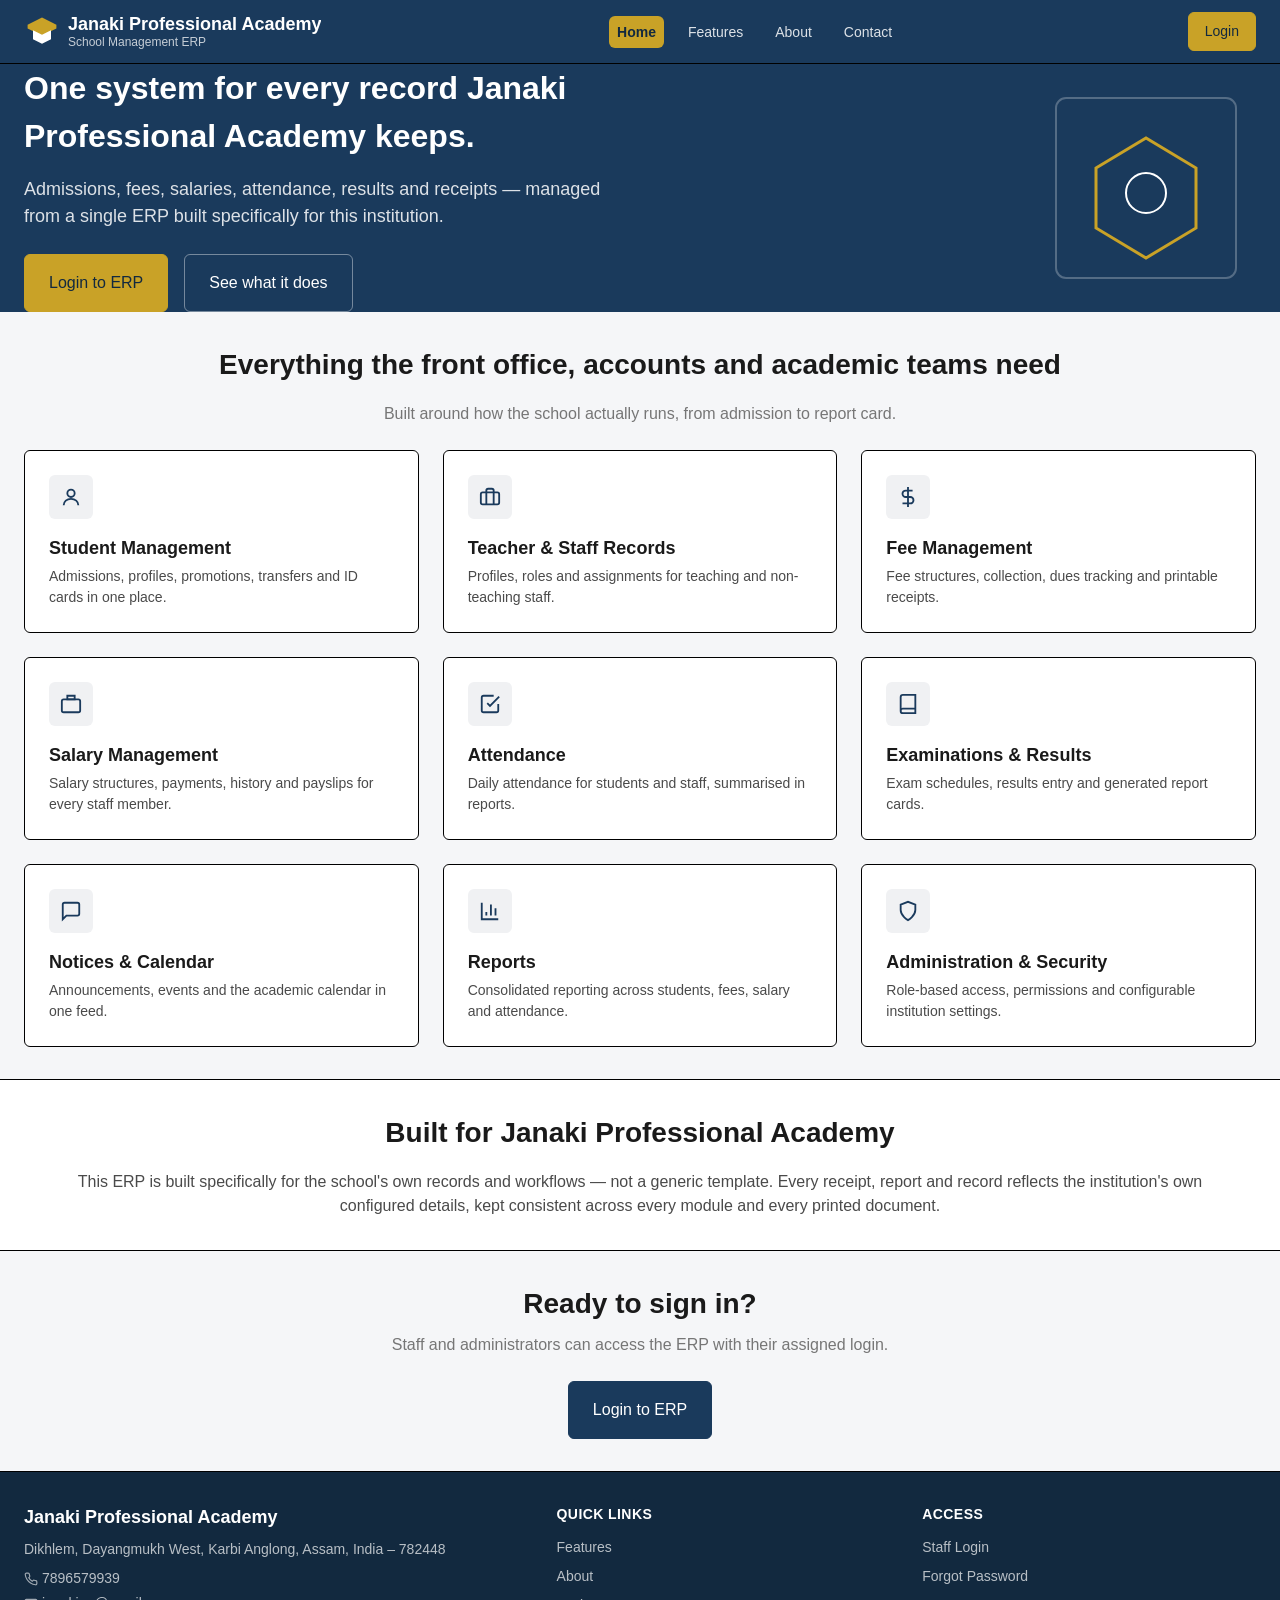
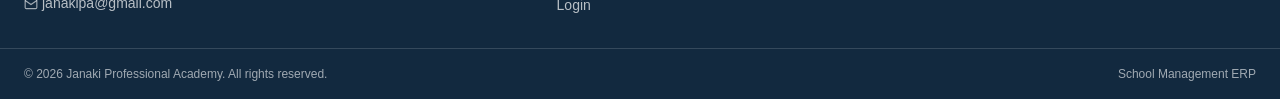
<file: index.html>
<!DOCTYPE html>
<html lang="en">
<head>
<meta charset="UTF-8">
<meta name="viewport" content="width=device-width, initial-scale=1.0">
<title>Janaki Professional Academy — School Management ERP</title>
<link rel="stylesheet" href="css/root.css">
<link rel="stylesheet" href="css/header.css">
<link rel="stylesheet" href="css/footer.css">
<link rel="stylesheet" href="css/style.css">
</head>
<body class="app-body">

<!-- ============================================================
     HEADER (public variant — no session badge / user menu)
     ============================================================ -->
<header class="site-header">
  <div class="header-brand">
    <div class="header-brand__logo">
      <svg viewBox="0 0 40 40" fill="none" xmlns="http://www.w3.org/2000/svg">
        <path d="M20 4L36 12V16L20 24L4 16V12L20 4Z" fill="#c9a227"/>
        <path d="M10 18V28L20 33L30 28V18L20 23L10 18Z" fill="#ffffff"/>
      </svg>
    </div>
    <div class="header-brand__text">
      <span class="header-brand__name">Janaki Professional Academy</span>
      <span class="header-brand__subtitle">School Management ERP</span>
    </div>
  </div>

  <nav class="header-nav">
    <ul class="header-nav__list">
      <li><a class="header-nav__link header-nav__link--active" href="index.html">Home</a></li>
      <li><a class="header-nav__link" href="index.html#features">Features</a></li>
      <li><a class="header-nav__link" href="index.html#about">About</a></li>
      <li><a class="header-nav__link" href="index.html#contact">Contact</a></li>
    </ul>
  </nav>

  <div class="header-actions">
    <a href="login.html" class="btn btn--secondary">Login</a>
    <button class="header-hamburger" aria-label="Open menu" aria-expanded="false">
      <span class="header-hamburger__bar"></span>
      <span class="header-hamburger__bar"></span>
      <span class="header-hamburger__bar"></span>
    </button>
  </div>
</header>

<!-- Mobile Navigation Panel -->
<nav class="mobile-nav">
  <a class="mobile-nav__link mobile-nav__link--active" href="index.html">Home</a>
  <a class="mobile-nav__link" href="index.html#features">Features</a>
  <a class="mobile-nav__link" href="index.html#about">About</a>
  <a class="mobile-nav__link" href="index.html#contact">Contact</a>
  <a class="mobile-nav__link" href="login.html">Login</a>
</nav>

<main class="app-main">

  <!-- ============================================================
       HERO
       ============================================================ -->
  <section class="section" style="background-color: var(--color-primary); color: var(--color-text-inverse); padding: var(--space-3xl) 0;">
    <div class="container flex flex--between flex--wrap" style="gap: var(--space-xl); align-items: center;">
      <div style="max-width: 600px;">
        <h1 class="heading-lg" style="color: var(--color-text-inverse); margin-bottom: var(--space-md);">
          One system for every record Janaki Professional Academy keeps.
        </h1>
        <p style="color: rgba(255,255,255,0.85); font-size: var(--font-size-md); line-height: var(--line-height-loose); margin-bottom: var(--space-lg);">
          Admissions, fees, salaries, attendance, results and receipts — managed from a single ERP built specifically for this institution.
        </p>
        <div class="flex flex--gap-md flex--wrap">
          <a href="login.html" class="btn btn--secondary btn--lg">Login to ERP</a>
          <a href="#features" class="btn btn--ghost btn--lg" style="color: var(--color-text-inverse); border: 1px solid rgba(255,255,255,0.4);">See what it does</a>
        </div>
      </div>
      <div style="flex-shrink: 0;">
        <svg width="220" height="220" viewBox="0 0 220 220" fill="none" xmlns="http://www.w3.org/2000/svg">
          <rect x="20" y="20" width="180" height="180" rx="10" stroke="rgba(255,255,255,0.25)" stroke-width="2"/>
          <path d="M60 90L110 60L160 90V150L110 180L60 150V90Z" stroke="#c9a227" stroke-width="3" fill="none"/>
          <circle cx="110" cy="115" r="20" stroke="#ffffff" stroke-width="2" fill="none"/>
        </svg>
      </div>
    </div>
  </section>

  <!-- ============================================================
       FEATURES
       ============================================================ -->
  <section class="section" id="features">
    <div class="container">
      <div class="page-header" style="justify-content: center; text-align: center; flex-direction: column;">
        <h2 class="heading-md">Everything the front office, accounts and academic teams need</h2>
        <p class="text-muted">Built around how the school actually runs, from admission to report card.</p>
      </div>

      <div class="grid grid--3">

        <div class="card">
          <div class="stat-card__icon" style="margin-bottom: var(--space-md);">
            <svg viewBox="0 0 24 24" fill="none" stroke="currentColor" stroke-width="2"><path d="M12 12a4 4 0 100-8 4 4 0 000 8zM4 21c0-4 3.5-7 8-7s8 3 8 7"/></svg>
          </div>
          <h3 class="heading-sm" style="margin-bottom: var(--space-xs);">Student Management</h3>
          <p class="text-sm text-secondary">Admissions, profiles, promotions, transfers and ID cards in one place.</p>
        </div>

        <div class="card">
          <div class="stat-card__icon" style="margin-bottom: var(--space-md);">
            <svg viewBox="0 0 24 24" fill="none" stroke="currentColor" stroke-width="2"><path d="M20 7H4a2 2 0 00-2 2v9a2 2 0 002 2h16a2 2 0 002-2V9a2 2 0 00-2-2zM16 21V5a2 2 0 00-2-2h-4a2 2 0 00-2 2v16"/></svg>
          </div>
          <h3 class="heading-sm" style="margin-bottom: var(--space-xs);">Teacher &amp; Staff Records</h3>
          <p class="text-sm text-secondary">Profiles, roles and assignments for teaching and non-teaching staff.</p>
        </div>

        <div class="card">
          <div class="stat-card__icon" style="margin-bottom: var(--space-md);">
            <svg viewBox="0 0 24 24" fill="none" stroke="currentColor" stroke-width="2"><path d="M12 1v22M17 5H9.5a3.5 3.5 0 000 7h5a3.5 3.5 0 010 7H6"/></svg>
          </div>
          <h3 class="heading-sm" style="margin-bottom: var(--space-xs);">Fee Management</h3>
          <p class="text-sm text-secondary">Fee structures, collection, dues tracking and printable receipts.</p>
        </div>

        <div class="card">
          <div class="stat-card__icon" style="margin-bottom: var(--space-md);">
            <svg viewBox="0 0 24 24" fill="none" stroke="currentColor" stroke-width="2"><rect x="2" y="7" width="20" height="14" rx="2"/><path d="M16 3H8v4h8V3z"/></svg>
          </div>
          <h3 class="heading-sm" style="margin-bottom: var(--space-xs);">Salary Management</h3>
          <p class="text-sm text-secondary">Salary structures, payments, history and payslips for every staff member.</p>
        </div>

        <div class="card">
          <div class="stat-card__icon" style="margin-bottom: var(--space-md);">
            <svg viewBox="0 0 24 24" fill="none" stroke="currentColor" stroke-width="2"><path d="M9 11l3 3L22 4M21 12v7a2 2 0 01-2 2H5a2 2 0 01-2-2V5a2 2 0 012-2h11"/></svg>
          </div>
          <h3 class="heading-sm" style="margin-bottom: var(--space-xs);">Attendance</h3>
          <p class="text-sm text-secondary">Daily attendance for students and staff, summarised in reports.</p>
        </div>

        <div class="card">
          <div class="stat-card__icon" style="margin-bottom: var(--space-md);">
            <svg viewBox="0 0 24 24" fill="none" stroke="currentColor" stroke-width="2"><path d="M4 19.5A2.5 2.5 0 016.5 17H20M4 4.5A2.5 2.5 0 016.5 2H20v20H6.5A2.5 2.5 0 014 19.5v-15z"/></svg>
          </div>
          <h3 class="heading-sm" style="margin-bottom: var(--space-xs);">Examinations &amp; Results</h3>
          <p class="text-sm text-secondary">Exam schedules, results entry and generated report cards.</p>
        </div>

        <div class="card">
          <div class="stat-card__icon" style="margin-bottom: var(--space-md);">
            <svg viewBox="0 0 24 24" fill="none" stroke="currentColor" stroke-width="2"><path d="M21 15a2 2 0 01-2 2H7l-4 4V5a2 2 0 012-2h14a2 2 0 012 2z"/></svg>
          </div>
          <h3 class="heading-sm" style="margin-bottom: var(--space-xs);">Notices &amp; Calendar</h3>
          <p class="text-sm text-secondary">Announcements, events and the academic calendar in one feed.</p>
        </div>

        <div class="card">
          <div class="stat-card__icon" style="margin-bottom: var(--space-md);">
            <svg viewBox="0 0 24 24" fill="none" stroke="currentColor" stroke-width="2"><path d="M3 3v18h18M18 17V9M13 17V5M8 17v-4"/></svg>
          </div>
          <h3 class="heading-sm" style="margin-bottom: var(--space-xs);">Reports</h3>
          <p class="text-sm text-secondary">Consolidated reporting across students, fees, salary and attendance.</p>
        </div>

        <div class="card">
          <div class="stat-card__icon" style="margin-bottom: var(--space-md);">
            <svg viewBox="0 0 24 24" fill="none" stroke="currentColor" stroke-width="2"><path d="M12 22s8-4.5 8-11V5l-8-3-8 3v6c0 6.5 8 11 8 11z"/></svg>
          </div>
          <h3 class="heading-sm" style="margin-bottom: var(--space-xs);">Administration &amp; Security</h3>
          <p class="text-sm text-secondary">Role-based access, permissions and configurable institution settings.</p>
        </div>

      </div>
    </div>
  </section>

  <!-- ============================================================
       ABOUT
       ============================================================ -->
  <section class="section" id="about" style="background-color: var(--color-bg-surface); border-top: var(--border-default); border-bottom: var(--border-default);">
    <div class="container container--narrow" style="text-align: center;">
      <h2 class="heading-md" style="margin-bottom: var(--space-md);">Built for Janaki Professional Academy</h2>
      <p class="text-secondary" style="line-height: var(--line-height-loose);">
        This ERP is built specifically for the school's own records and workflows — not a generic template.
        Every receipt, report and record reflects the institution's own configured details, kept consistent
        across every module and every printed document.
      </p>
    </div>
  </section>

  <!-- ============================================================
       CTA
       ============================================================ -->
  <section class="section" style="text-align: center;">
    <div class="container">
      <h2 class="heading-md" style="margin-bottom: var(--space-sm);">Ready to sign in?</h2>
      <p class="text-muted" style="margin-bottom: var(--space-lg);">Staff and administrators can access the ERP with their assigned login.</p>
      <a href="login.html" class="btn btn--primary btn--lg">Login to ERP</a>
    </div>
  </section>

</main>

<!-- ============================================================
     FOOTER
     ============================================================ -->
<footer class="site-footer" id="contact">
  <div class="footer-container">
    <div class="footer-brand">
      <span class="footer-brand__name">Janaki Professional Academy</span>
      <span class="footer-brand__address">Dikhlem, Dayangmukh West, Karbi Anglong, Assam, India – 782448</span>
      <div class="footer-brand__contact">
        <span class="footer-brand__contact-item">
          <svg viewBox="0 0 24 24" fill="none" stroke="currentColor" stroke-width="2"><path d="M22 16.92v3a2 2 0 01-2.18 2 19.79 19.79 0 01-8.63-3.07 19.5 19.5 0 01-6-6 19.79 19.79 0 01-3.07-8.67A2 2 0 014.11 2h3a2 2 0 012 1.72c.13.96.36 1.9.68 2.81a2 2 0 01-.45 2.11L8.09 9.91a16 16 0 006 6l1.27-1.27a2 2 0 012.11-.45c.9.32 1.85.55 2.81.68A2 2 0 0122 16.92z"/></svg>
          7896579939
        </span>
        <span class="footer-brand__contact-item">
          <svg viewBox="0 0 24 24" fill="none" stroke="currentColor" stroke-width="2"><path d="M4 4h16v16H4z" opacity="0"/><path d="M22 6l-10 7L2 6"/><rect x="2" y="4" width="20" height="16" rx="2"/></svg>
          janakipa@gmail.com
        </span>
      </div>
    </div>

    <div class="footer-col">
      <span class="footer-col__title">Quick Links</span>
      <a class="footer-col__link" href="index.html#features">Features</a>
      <a class="footer-col__link" href="index.html#about">About</a>
      <a class="footer-col__link" href="login.html">Login</a>
    </div>

    <div class="footer-col">
      <span class="footer-col__title">Access</span>
      <a class="footer-col__link" href="login.html">Staff Login</a>
      <a class="footer-col__link" href="forgot-password.html">Forgot Password</a>
    </div>
  </div>

  <div class="footer-bottom">
    <span class="footer-bottom__copyright">© 2026 Janaki Professional Academy. All rights reserved.</span>
    <span class="footer-bottom__meta">School Management ERP</span>
  </div>
</footer>

<script src="js/toggle.js"></script>
<script src="js/script.js"></script>
</body>
</html>
</file>
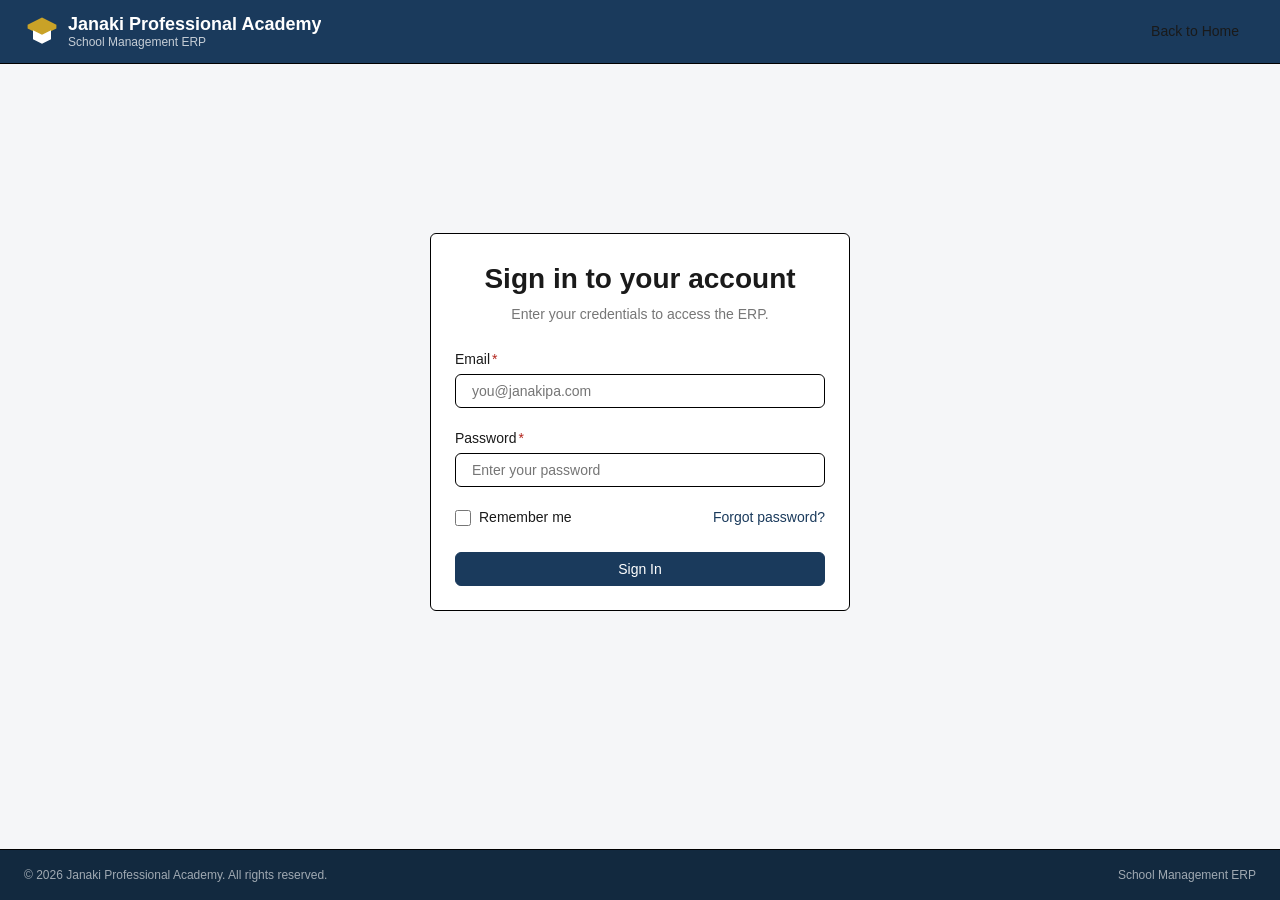
<file: login.html>
<!DOCTYPE html>
<html lang="en">
<head>
<meta charset="UTF-8">
<meta name="viewport" content="width=device-width, initial-scale=1.0">
<title>Login — Janaki Professional Academy ERP</title>
<link rel="stylesheet" href="css/root.css">
<link rel="stylesheet" href="css/header.css">
<link rel="stylesheet" href="css/footer.css">
<link rel="stylesheet" href="css/style.css">
</head>
<body class="app-body">

<header class="site-header">
  <div class="header-brand">
    <div class="header-brand__logo">
      <svg viewBox="0 0 40 40" fill="none" xmlns="http://www.w3.org/2000/svg">
        <path d="M20 4L36 12V16L20 24L4 16V12L20 4Z" fill="#c9a227"/>
        <path d="M10 18V28L20 33L30 28V18L20 23L10 18Z" fill="#ffffff"/>
      </svg>
    </div>
    <div class="header-brand__text">
      <span class="header-brand__name">Janaki Professional Academy</span>
      <span class="header-brand__subtitle">School Management ERP</span>
    </div>
  </div>
  <div class="header-actions">
    <a href="index.html" class="btn btn--ghost">Back to Home</a>
  </div>
</header>

<main class="app-main">
  <section class="section flex flex--center" style="min-height: calc(100vh - var(--header-height) - 120px);">
    <div class="card" style="width: 100%; max-width: 420px;">
      <div style="text-align: center; margin-bottom: var(--space-lg);">
        <h1 class="heading-md">Sign in to your account</h1>
        <p class="text-sm text-muted" style="margin-top: var(--space-xs);">Enter your credentials to access the ERP.</p>
      </div>

      <div id="login-alert" class="alert alert--error" style="display: none; margin-bottom: var(--space-md);">
        <svg viewBox="0 0 24 24" fill="none" stroke="currentColor" stroke-width="2"><circle cx="12" cy="12" r="10"/><path d="M12 8v4M12 16h.01"/></svg>
        <span id="login-alert-message">Invalid email or password.</span>
      </div>

      <form id="login-form" data-validate novalidate>
        <div class="form-group">
          <label class="form-label" for="email">Email<span class="form-label__required">*</span></label>
          <input type="email" id="email" name="email" class="form-control" placeholder="you@janakipa.com" required>
          <span class="form-error"></span>
        </div>

        <div class="form-group">
          <label class="form-label" for="password">Password<span class="form-label__required">*</span></label>
          <input type="password" id="password" name="password" class="form-control" placeholder="Enter your password" required>
          <span class="form-error"></span>
        </div>

        <div class="flex flex--between" style="margin-bottom: var(--space-lg);">
          <label class="form-check">
            <input type="checkbox" id="remember" name="remember">
            <span class="text-sm">Remember me</span>
          </label>
          <a href="forgot-password.html" class="text-sm" style="color: var(--color-primary);">Forgot password?</a>
        </div>

        <button type="submit" class="btn btn--primary btn--full" id="login-submit">
          <span class="btn__label">Sign In</span>
        </button>
      </form>
    </div>
  </section>
</main>

<footer class="site-footer">
  <div class="footer-bottom" style="border-top: none;">
    <span class="footer-bottom__copyright">© 2026 Janaki Professional Academy. All rights reserved.</span>
    <span class="footer-bottom__meta">School Management ERP</span>
  </div>
</footer>

<script src="js/toggle.js"></script>
<script src="js/script.js"></script>
<script>
  /* Phase 1: demo-only auth stub. Phase 2: replace with firebase.auth().signInWithEmailAndPassword() */
  document.getElementById('login-form').addEventListener('submit', function (e) {
    e.preventDefault();
    var submitBtn = document.getElementById('login-submit');
    var alertBox = document.getElementById('login-alert');

    alertBox.style.display = 'none';
    submitBtn.disabled = true;
    submitBtn.querySelector('.btn__label').textContent = 'Signing in...';

    setTimeout(function () {
      /* Demo redirect — Phase 2 will check real credentials */
      window.location.href = 'dashboard.html';
    }, 700);
  });
</script>
</body>
</html>
</file>
<file: css/root.css>
:root {
  /* ===== Brand Colors ===== */
  --color-primary: #1a3a5c;
  --color-primary-dark: #12293f;
  --color-primary-light: #2c5580;
  --color-secondary: #c9a227;
  --color-secondary-dark: #a5841e;

  /* ===== Text Colors ===== */
  --color-text-primary: #1a1a1a;
  --color-text-secondary: #4a4a4a;
  --color-text-muted: #767676;
  --color-text-inverse: #ffffff;
  --color-text-link: var(--color-primary);

  /* ===== Background Colors ===== */
  --color-bg-body: #f5f6f8;
  --color-bg-surface: #ffffff;
  --color-bg-surface-alt: #f0f1f3;
  --color-bg-header: var(--color-primary);
  --color-bg-footer: var(--color-primary-dark);
  --color-bg-disabled: #e8e8e8;

  /* ===== Status Colors ===== */
  --color-success: #1e7d3a;
  --color-success-bg: #e6f4ea;
  --color-warning: #a3660a;
  --color-warning-bg: #fdf1e0;
  --color-error: #b3261e;
  --color-error-bg: #fbe9e8;

  /* ===== Border ===== */
  --color-border: #000000;
  --border-default: 1px solid var(--color-border);
  --border-radius: 6px;
  --border-radius-full: 999px;

  /* ===== Spacing Scale ===== */
  --space-xs: 4px;
  --space-sm: 8px;
  --space-md: 16px;
  --space-lg: 24px;
  --space-xl: 32px;
  --space-2xl: 48px;

  /* ===== Typography ===== */
  --font-family-base: 'Segoe UI', Roboto, Arial, sans-serif;
  --font-size-xs: 0.75rem;
  --font-size-sm: 0.875rem;
  --font-size-base: 1rem;
  --font-size-md: 1.125rem;
  --font-size-lg: 1.375rem;
  --font-size-xl: 1.75rem;
  --font-weight-normal: 400;
  --font-weight-medium: 500;
  --font-weight-semibold: 600;
  --font-weight-bold: 700;
  --line-height-base: 1.5;

  /* ===== Shadows ===== */
  --shadow-sm: 0 1px 2px rgba(0, 0, 0, 0.08);
  --shadow-md: 0 2px 8px rgba(0, 0, 0, 0.10);

  /* ===== Sizing ===== */
  --header-height: 64px;
  --sidebar-width: 260px;
  --container-max-width: 1440px;

  /* ===== Transitions ===== */
  --transition-fast: 0.15s ease;
  --transition-base: 0.25s ease;

  /* ===== Z-Index ===== */
  --z-header: 100;
  --z-mobile-nav: 200;
  --z-modal: 300;
  --z-toast: 400;
}

/* ===== Global Reset ===== */
* {
  margin: 0;
  padding: 0;
  box-sizing: border-box;
}

html {
  font-size: 16px;
  scroll-behavior: smooth;
}

body {
  font-family: var(--font-family-base);
  font-size: var(--font-size-base);
  line-height: var(--line-height-base);
  color: var(--color-text-primary);
  background-color: var(--color-bg-body);
  min-height: 100vh;
  width: 100%;
}

img, svg {
  display: block;
  max-width: 100%;
}

a {
  color: var(--color-text-link);
  text-decoration: none;
}

button {
  font-family: inherit;
  cursor: pointer;
}

input, select, textarea {
  font-family: inherit;
  font-size: inherit;
  color: inherit;
}

ul, ol {
  list-style: none;
}

table {
  border-collapse: collapse;
  width: 100%;
}

::-webkit-scrollbar {
  width: 10px;
  height: 10px;
}

::-webkit-scrollbar-track {
  background: var(--color-bg-surface-alt);
}

::-webkit-scrollbar-thumb {
  background: var(--color-primary-light);
  border-radius: var(--border-radius-full);
}
</file>
<file: css/header.css>
/* ===== Header Container ===== */
.site-header {
  position: sticky;
  top: 0;
  z-index: var(--z-header);
  height: var(--header-height);
  width: 100%;
  background-color: var(--color-bg-header);
  border-bottom: var(--border-default);
  display: flex;
  align-items: center;
  justify-content: space-between;
  padding: 0 var(--space-lg);
}

/* ===== Branding ===== */
.header-brand {
  display: flex;
  align-items: center;
  gap: var(--space-sm);
  color: var(--color-text-inverse);
  min-width: 0;
}

.header-brand__logo {
  width: 36px;
  height: 36px;
  flex-shrink: 0;
}

.header-brand__logo svg {
  width: 100%;
  height: 100%;
}

.header-brand__text {
  display: flex;
  flex-direction: column;
  line-height: 1.2;
  min-width: 0;
}

.header-brand__name {
  font-size: var(--font-size-md);
  font-weight: var(--font-weight-semibold);
  white-space: nowrap;
  overflow: hidden;
  text-overflow: ellipsis;
}

.header-brand__subtitle {
  font-size: var(--font-size-xs);
  color: rgba(255, 255, 255, 0.75);
  white-space: nowrap;
}

/* ===== Desktop Navigation ===== */
.header-nav {
  display: flex;
  align-items: center;
  gap: var(--space-lg);
}

.header-nav__list {
  display: flex;
  align-items: center;
  gap: var(--space-md);
}

.header-nav__link {
  color: rgba(255, 255, 255, 0.85);
  font-size: var(--font-size-sm);
  font-weight: var(--font-weight-medium);
  padding: var(--space-sm) var(--space-sm);
  border-radius: var(--border-radius);
  transition: background-color var(--transition-fast), color var(--transition-fast);
  white-space: nowrap;
}

.header-nav__link:hover,
.header-nav__link:focus-visible {
  background-color: rgba(255, 255, 255, 0.12);
  color: var(--color-text-inverse);
}

.header-nav__link--active {
  background-color: var(--color-secondary);
  color: var(--color-primary-dark);
  font-weight: var(--font-weight-semibold);
}

/* ===== Academic Session Badge ===== */
.header-session {
  display: flex;
  align-items: center;
  gap: var(--space-xs);
  padding: var(--space-xs) var(--space-sm);
  border: 1px solid rgba(255, 255, 255, 0.4);
  border-radius: var(--border-radius);
  color: var(--color-text-inverse);
  font-size: var(--font-size-xs);
  font-weight: var(--font-weight-medium);
  white-space: nowrap;
}

.header-session svg {
  width: 14px;
  height: 14px;
}

/* ===== Right-side Actions ===== */
.header-actions {
  display: flex;
  align-items: center;
  gap: var(--space-md);
  flex-shrink: 0;
}

/* ===== User / Profile Area ===== */
.header-user {
  position: relative;
  display: flex;
  align-items: center;
  gap: var(--space-sm);
  cursor: pointer;
  padding: var(--space-xs) var(--space-sm);
  border-radius: var(--border-radius);
  transition: background-color var(--transition-fast);
}

.header-user:hover,
.header-user:focus-visible {
  background-color: rgba(255, 255, 255, 0.12);
}

.header-user__avatar {
  width: 32px;
  height: 32px;
  border-radius: var(--border-radius-full);
  background-color: var(--color-secondary);
  color: var(--color-primary-dark);
  display: flex;
  align-items: center;
  justify-content: center;
  font-size: var(--font-size-sm);
  font-weight: var(--font-weight-semibold);
  flex-shrink: 0;
}

.header-user__info {
  display: none;
  flex-direction: column;
  line-height: 1.2;
}

.header-user__name {
  font-size: var(--font-size-sm);
  color: var(--color-text-inverse);
  font-weight: var(--font-weight-medium);
}

.header-user__role {
  font-size: var(--font-size-xs);
  color: rgba(255, 255, 255, 0.7);
}

.header-user__caret {
  width: 14px;
  height: 14px;
  color: rgba(255, 255, 255, 0.7);
}

/* ===== User Dropdown ===== */
.header-user__dropdown {
  position: absolute;
  top: calc(100% + var(--space-sm));
  right: 0;
  min-width: 200px;
  background-color: var(--color-bg-surface);
  border: var(--border-default);
  border-radius: var(--border-radius);
  box-shadow: var(--shadow-md);
  overflow: hidden;
  display: none;
  flex-direction: column;
  z-index: var(--z-header);
}

.header-user__dropdown--open {
  display: flex;
}

.header-user__dropdown-link {
  display: flex;
  align-items: center;
  gap: var(--space-sm);
  padding: var(--space-sm) var(--space-md);
  color: var(--color-text-primary);
  font-size: var(--font-size-sm);
  transition: background-color var(--transition-fast);
}

.header-user__dropdown-link:hover {
  background-color: var(--color-bg-surface-alt);
}

.header-user__dropdown-link svg {
  width: 16px;
  height: 16px;
}

.header-user__dropdown-divider {
  height: 1px;
  background-color: var(--color-border-light, #d0d0d0);
  margin: var(--space-xs) 0;
}

/* ===== Logout Button ===== */
.header-logout {
  display: flex;
  align-items: center;
  gap: var(--space-xs);
  color: var(--color-error);
}

.header-logout[disabled] {
  opacity: 0.6;
  cursor: not-allowed;
}

.header-logout__spinner {
  width: 14px;
  height: 14px;
  border: 2px solid rgba(179, 38, 30, 0.3);
  border-top-color: var(--color-error);
  border-radius: 50%;
  animation: header-spin 0.6s linear infinite;
  display: none;
}

.header-logout--loading .header-logout__spinner {
  display: inline-block;
}

.header-logout--loading .header-logout__label {
  display: none;
}

@keyframes header-spin {
  to {
    transform: rotate(360deg);
  }
}

/* ===== Hamburger Toggle ===== */
.header-hamburger {
  display: none;
  flex-direction: column;
  justify-content: center;
  gap: 4px;
  width: 32px;
  height: 32px;
  padding: var(--space-xs);
  background: transparent;
  border: none;
}

.header-hamburger__bar {
  width: 100%;
  height: 2px;
  background-color: var(--color-text-inverse);
  border-radius: var(--border-radius-full);
  transition: transform var(--transition-fast), opacity var(--transition-fast);
}

.header-hamburger--open .header-hamburger__bar:nth-child(1) {
  transform: translateY(6px) rotate(45deg);
}

.header-hamburger--open .header-hamburger__bar:nth-child(2) {
  opacity: 0;
}

.header-hamburger--open .header-hamburger__bar:nth-child(3) {
  transform: translateY(-6px) rotate(-45deg);
}

/* ===== Mobile Navigation Panel ===== */
.mobile-nav {
  position: fixed;
  top: var(--header-height);
  left: 0;
  right: 0;
  bottom: 0;
  background-color: var(--color-bg-header);
  z-index: var(--z-mobile-nav);
  display: none;
  flex-direction: column;
  overflow-y: auto;
  padding: var(--space-md);
}

.mobile-nav--open {
  display: flex;
}

.mobile-nav__link {
  display: flex;
  align-items: center;
  gap: var(--space-sm);
  padding: var(--space-md);
  color: rgba(255, 255, 255, 0.9);
  font-size: var(--font-size-base);
  border-bottom: 1px solid rgba(255, 255, 255, 0.1);
}

.mobile-nav__link svg {
  width: 20px;
  height: 20px;
  flex-shrink: 0;
}

.mobile-nav__link--active {
  color: var(--color-secondary);
  font-weight: var(--font-weight-semibold);
}

/* ===== Responsive Breakpoints ===== */
@media (min-width: 768px) {
  .header-user__info {
    display: flex;
  }
}

@media (max-width: 1024px) {
  .header-nav {
    display: none;
  }

  .header-hamburger {
    display: flex;
  }
}

@media (min-width: 1025px) {
  .mobile-nav {
    display: none !important;
  }
}

@media (max-width: 480px) {
  .site-header {
    padding: 0 var(--space-md);
  }

  .header-brand__subtitle {
    display: none;
  }

  .header-session {
    display: none;
  }
}
</file>
<file: css/footer.css>
/* ===== Footer Container ===== */
.site-footer {
  width: 100%;
  background-color: var(--color-bg-footer);
  border-top: var(--border-default);
  color: rgba(255, 255, 255, 0.85);
  margin-top: auto;
}

.footer-container {
  max-width: var(--container-max-width);
  margin: 0 auto;
  padding: var(--space-xl) var(--space-lg);
  display: grid;
  grid-template-columns: 1.5fr 1fr 1fr;
  gap: var(--space-xl);
}

/* ===== Footer Brand Block ===== */
.footer-brand {
  display: flex;
  flex-direction: column;
  gap: var(--space-sm);
}

.footer-brand__name {
  font-size: var(--font-size-md);
  font-weight: var(--font-weight-semibold);
  color: var(--color-text-inverse);
}

.footer-brand__address,
.footer-brand__contact {
  font-size: var(--font-size-sm);
  line-height: var(--line-height-base);
  color: rgba(255, 255, 255, 0.7);
}

.footer-brand__contact {
  display: flex;
  flex-direction: column;
  gap: var(--space-xs);
}

.footer-brand__contact-item {
  display: flex;
  align-items: center;
  gap: var(--space-xs);
}

.footer-brand__contact-item svg {
  width: 14px;
  height: 14px;
  flex-shrink: 0;
  color: rgba(255, 255, 255, 0.6);
}

/* ===== Footer Link Columns ===== */
.footer-col {
  display: flex;
  flex-direction: column;
  gap: var(--space-sm);
}

.footer-col__title {
  font-size: var(--font-size-sm);
  font-weight: var(--font-weight-semibold);
  color: var(--color-text-inverse);
  margin-bottom: var(--space-xs);
  text-transform: uppercase;
  letter-spacing: 0.03em;
}

.footer-col__link {
  font-size: var(--font-size-sm);
  color: rgba(255, 255, 255, 0.7);
  transition: color var(--transition-fast);
  width: fit-content;
}

.footer-col__link:hover,
.footer-col__link:focus-visible {
  color: var(--color-text-inverse);
}

/* ===== Footer Bottom Bar ===== */
.footer-bottom {
  border-top: 1px solid rgba(255, 255, 255, 0.15);
  padding: var(--space-md) var(--space-lg);
  display: flex;
  align-items: center;
  justify-content: space-between;
  flex-wrap: wrap;
  gap: var(--space-sm);
}

.footer-bottom__copyright {
  font-size: var(--font-size-xs);
  color: rgba(255, 255, 255, 0.6);
}

.footer-bottom__meta {
  display: flex;
  align-items: center;
  gap: var(--space-md);
  font-size: var(--font-size-xs);
  color: rgba(255, 255, 255, 0.6);
}

/* ===== Responsive ===== */
@media (max-width: 1024px) {
  .footer-container {
    grid-template-columns: 1fr 1fr;
  }

  .footer-brand {
    grid-column: 1 / -1;
  }
}

@media (max-width: 600px) {
  .footer-container {
    grid-template-columns: 1fr;
    padding: var(--space-lg) var(--space-md);
    gap: var(--space-lg);
  }

  .footer-bottom {
    flex-direction: column;
    align-items: flex-start;
    padding: var(--space-md);
  }
}
</file>
<file: css/style.css>
/* ============================================================
   LAYOUT — SECTIONS & CONTAINERS
   ============================================================ */
.app-body {
  display: flex;
  flex-direction: column;
  min-height: 100vh;
}

.app-main {
  flex: 1;
  width: 100%;
}

.section {
  width: 100%;
  padding: var(--space-xl) 0;
}

.section--tight {
  padding: var(--space-lg) 0;
}

.container {
  width: 100%;
  max-width: var(--container-max-width);
  margin: 0 auto;
  padding: 0 var(--space-lg);
}

.container--narrow {
  max-width: var(--content-max-width, 1200px);
}

.page-header {
  display: flex;
  align-items: center;
  justify-content: space-between;
  flex-wrap: wrap;
  gap: var(--space-md);
  margin-bottom: var(--space-lg);
}

.page-header__title {
  font-size: var(--font-size-xl);
  font-weight: var(--font-weight-semibold);
  color: var(--color-text-primary);
}

.page-header__subtitle {
  font-size: var(--font-size-sm);
  color: var(--color-text-muted);
  margin-top: var(--space-xs);
}

.page-header__actions {
  display: flex;
  align-items: center;
  gap: var(--space-sm);
  flex-wrap: wrap;
}

/* ============================================================
   ERP SHELL — SIDEBAR + CONTENT
   ============================================================ */
.erp-shell {
  display: flex;
  min-height: calc(100vh - var(--header-height));
}

.erp-sidebar {
  width: var(--sidebar-width);
  flex-shrink: 0;
  background-color: var(--color-bg-surface);
  border-right: var(--border-default);
  padding: var(--space-md);
}

.erp-content {
  flex: 1;
  min-width: 0;
  padding: var(--space-lg);
}

@media (max-width: 1024px) {
  .erp-sidebar {
    display: none;
  }

  .erp-content {
    padding: var(--space-md);
  }
}

/* ============================================================
   GRID & FLEX UTILITIES
   ============================================================ */
.grid {
  display: grid;
  gap: var(--space-lg);
}

.grid--2 { grid-template-columns: repeat(2, 1fr); }
.grid--3 { grid-template-columns: repeat(3, 1fr); }
.grid--4 { grid-template-columns: repeat(4, 1fr); }

.flex {
  display: flex;
}

.flex--between { justify-content: space-between; }
.flex--center { align-items: center; justify-content: center; }
.flex--wrap { flex-wrap: wrap; }
.flex--gap-sm { gap: var(--space-sm); }
.flex--gap-md { gap: var(--space-md); }
.flex--gap-lg { gap: var(--space-lg); }
.flex--col { flex-direction: column; }

@media (max-width: 1024px) {
  .grid--4 { grid-template-columns: repeat(2, 1fr); }
  .grid--3 { grid-template-columns: repeat(2, 1fr); }
}

@media (max-width: 600px) {
  .grid--2,
  .grid--3,
  .grid--4 {
    grid-template-columns: 1fr;
  }
}

/* ============================================================
   TYPOGRAPHY
   ============================================================ */
.heading-lg { font-size: var(--font-size-2xl, 2rem); font-weight: var(--font-weight-bold); }
.heading-md { font-size: var(--font-size-xl); font-weight: var(--font-weight-semibold); }
.heading-sm { font-size: var(--font-size-md); font-weight: var(--font-weight-semibold); }
.text-muted { color: var(--color-text-muted); }
.text-secondary { color: var(--color-text-secondary); }
.text-sm { font-size: var(--font-size-sm); }
.text-xs { font-size: var(--font-size-xs); }
.font-medium { font-weight: var(--font-weight-medium); }
.font-semibold { font-weight: var(--font-weight-semibold); }

/* ============================================================
   CARDS
   ============================================================ */
.card {
  background-color: var(--color-bg-surface);
  border: var(--border-default);
  border-radius: var(--border-radius);
  padding: var(--space-lg);
}

.card--flush {
  padding: 0;
}

.card__header {
  display: flex;
  align-items: center;
  justify-content: space-between;
  margin-bottom: var(--space-md);
  padding-bottom: var(--space-md);
  border-bottom: 1px solid var(--color-border-light);
}

.card__title {
  font-size: var(--font-size-md);
  font-weight: var(--font-weight-semibold);
}

/* ===== Stat Cards (Dashboard) ===== */
.stat-card {
  display: flex;
  align-items: center;
  gap: var(--space-md);
  background-color: var(--color-bg-surface);
  border: var(--border-default);
  border-radius: var(--border-radius);
  padding: var(--space-lg);
}

.stat-card__icon {
  width: 44px;
  height: 44px;
  flex-shrink: 0;
  border-radius: var(--border-radius);
  background-color: var(--color-bg-surface-alt);
  color: var(--color-primary);
  display: flex;
  align-items: center;
  justify-content: center;
}

.stat-card__icon svg {
  width: 22px;
  height: 22px;
}

.stat-card__value {
  font-size: var(--font-size-xl);
  font-weight: var(--font-weight-bold);
  line-height: 1.2;
}

.stat-card__label {
  font-size: var(--font-size-xs);
  color: var(--color-text-muted);
}

.stat-card__trend {
  font-size: var(--font-size-xs);
  font-weight: var(--font-weight-medium);
  display: flex;
  align-items: center;
  gap: 2px;
}

.stat-card__trend--up { color: var(--color-success); }
.stat-card__trend--down { color: var(--color-error); }

/* ============================================================
   BUTTONS
   ============================================================ */
.btn {
  display: inline-flex;
  align-items: center;
  justify-content: center;
  gap: var(--space-xs);
  padding: var(--space-sm) var(--space-md);
  border-radius: var(--border-radius);
  border: var(--border-default);
  font-size: var(--font-size-sm);
  font-weight: var(--font-weight-medium);
  background-color: var(--color-bg-surface);
  color: var(--color-text-primary);
  transition: background-color var(--transition-fast), transform var(--transition-fast);
  white-space: nowrap;
}

.btn:hover { background-color: var(--color-bg-surface-alt); }
.btn:active { transform: scale(0.98); }

.btn svg { width: 16px; height: 16px; }

.btn--primary {
  background-color: var(--color-primary);
  border-color: var(--color-primary);
  color: var(--color-text-inverse);
}
.btn--primary:hover { background-color: var(--color-primary-light); }

.btn--secondary {
  background-color: var(--color-secondary);
  border-color: var(--color-secondary);
  color: var(--color-primary-dark);
}
.btn--secondary:hover { background-color: var(--color-secondary-dark); color: var(--color-text-inverse); }

.btn--danger {
  background-color: var(--color-error-bg);
  border-color: var(--color-error);
  color: var(--color-error);
}

.btn--ghost {
  background-color: transparent;
  border-color: transparent;
}
.btn--ghost:hover { background-color: var(--color-bg-surface-alt); }

.btn--sm { padding: 4px var(--space-sm); font-size: var(--font-size-xs); }
.btn--lg { padding: var(--space-md) var(--space-lg); font-size: var(--font-size-base); }
.btn--icon { padding: var(--space-sm); }
.btn--full { width: 100%; }

.btn[disabled] {
  opacity: 0.55;
  cursor: not-allowed;
  pointer-events: none;
}

.btn__spinner {
  width: 14px;
  height: 14px;
  border: 2px solid rgba(255, 255, 255, 0.4);
  border-top-color: currentColor;
  border-radius: 50%;
  animation: btn-spin 0.6s linear infinite;
}

@keyframes btn-spin {
  to { transform: rotate(360deg); }
}

/* ============================================================
   FORMS
   ============================================================ */
.form-group {
  display: flex;
  flex-direction: column;
  gap: var(--space-xs);
  margin-bottom: var(--space-md);
}

.form-label {
  font-size: var(--font-size-sm);
  font-weight: var(--font-weight-medium);
  color: var(--color-text-primary);
}

.form-label__required { color: var(--color-error); margin-left: 2px; }

.form-control {
  width: 100%;
  padding: var(--space-sm) var(--space-md);
  border: var(--border-default);
  border-radius: var(--border-radius);
  background-color: var(--color-bg-surface);
  font-size: var(--font-size-sm);
  transition: border-color var(--transition-fast), box-shadow var(--transition-fast);
}

.form-control:focus {
  outline: none;
  border-color: var(--color-primary);
  box-shadow: 0 0 0 3px rgba(26, 58, 92, 0.15);
}

.form-control[disabled] {
  background-color: var(--color-bg-disabled);
  cursor: not-allowed;
}

.form-control--error {
  border-color: var(--color-error);
}

textarea.form-control {
  resize: vertical;
  min-height: 90px;
}

.form-hint {
  font-size: var(--font-size-xs);
  color: var(--color-text-muted);
}

.form-error {
  font-size: var(--font-size-xs);
  color: var(--color-error);
}

.form-row {
  display: grid;
  grid-template-columns: repeat(2, 1fr);
  gap: var(--space-md);
}

@media (max-width: 600px) {
  .form-row { grid-template-columns: 1fr; }
}

.form-actions {
  display: flex;
  justify-content: flex-end;
  gap: var(--space-sm);
  margin-top: var(--space-lg);
  padding-top: var(--space-md);
  border-top: 1px solid var(--color-border-light);
}

/* ===== Checkbox / Radio / Toggle ===== */
.form-check {
  display: flex;
  align-items: center;
  gap: var(--space-sm);
}

.form-check input {
  width: 16px;
  height: 16px;
}

.form-toggle {
  position: relative;
  width: 40px;
  height: 22px;
  flex-shrink: 0;
}

.form-toggle input { opacity: 0; width: 0; height: 0; }

.form-toggle__track {
  position: absolute;
  inset: 0;
  background-color: var(--color-bg-disabled);
  border: var(--border-default);
  border-radius: var(--border-radius-full);
  transition: background-color var(--transition-fast);
  cursor: pointer;
}

.form-toggle__track::before {
  content: "";
  position: absolute;
  width: 16px;
  height: 16px;
  left: 2px;
  top: 2px;
  background-color: var(--color-bg-surface);
  border-radius: 50%;
  transition: transform var(--transition-fast);
}

.form-toggle input:checked + .form-toggle__track {
  background-color: var(--color-primary);
}

.form-toggle input:checked + .form-toggle__track::before {
  transform: translateX(18px);
}

/* ============================================================
   TABS
   ============================================================ */
.tabs {
  display: flex;
  gap: var(--space-xs);
  border-bottom: var(--border-default);
  margin-bottom: var(--space-lg);
  overflow-x: auto;
}

.tabs__item {
  padding: var(--space-sm) var(--space-md);
  font-size: var(--font-size-sm);
  font-weight: var(--font-weight-medium);
  color: var(--color-text-muted);
  border-bottom: 2px solid transparent;
  white-space: nowrap;
}

.tabs__item--active {
  color: var(--color-primary);
  border-bottom-color: var(--color-primary);
}

.tab-panel { display: none; }
.tab-panel--active { display: block; }

/* ============================================================
   TABLES
   ============================================================ */
.table-wrapper {
  width: 100%;
  overflow-x: auto;
  border: var(--border-default);
  border-radius: var(--border-radius);
}

.data-table {
  width: 100%;
  font-size: var(--font-size-sm);
}

.data-table thead {
  background-color: var(--color-bg-surface-alt);
}

.data-table th {
  text-align: left;
  padding: var(--space-sm) var(--space-md);
  font-weight: var(--font-weight-semibold);
  color: var(--color-text-secondary);
  white-space: nowrap;
  border-bottom: var(--border-default);
}

.data-table td {
  padding: var(--space-sm) var(--space-md);
  border-bottom: 1px solid var(--color-border-light);
  vertical-align: middle;
}

.data-table tbody tr:hover {
  background-color: var(--color-bg-surface-alt);
}

.data-table__actions {
  display: flex;
  gap: var(--space-xs);
}

/* ===== Mobile Card-Table Fallback ===== */
.data-card-list { display: none; }

@media (max-width: 768px) {
  .data-table-desktop { display: none; }
  .data-card-list {
    display: flex;
    flex-direction: column;
    gap: var(--space-sm);
  }
  .data-card-list .card {
    display: flex;
    flex-direction: column;
    gap: var(--space-xs);
  }
}

/* ============================================================
   STATUS BADGES
   ============================================================ */
.badge {
  display: inline-flex;
  align-items: center;
  gap: 4px;
  padding: 2px var(--space-sm);
  border-radius: var(--border-radius-full);
  font-size: var(--font-size-xs);
  font-weight: var(--font-weight-medium);
}

.badge--success { background-color: var(--color-success-bg); color: var(--color-success); }
.badge--warning { background-color: var(--color-warning-bg); color: var(--color-warning); }
.badge--error { background-color: var(--color-error-bg); color: var(--color-error); }
.badge--neutral { background-color: var(--color-bg-surface-alt); color: var(--color-text-muted); }

/* ============================================================
   TOOLBAR — SEARCH / FILTER / SORT
   ============================================================ */
.toolbar {
  display: flex;
  align-items: center;
  gap: var(--space-sm);
  flex-wrap: wrap;
  margin-bottom: var(--space-md);
}

.toolbar__search {
  position: relative;
  flex: 1;
  min-width: 200px;
}

.toolbar__search input {
  padding-left: 36px;
}

.toolbar__search svg {
  position: absolute;
  left: var(--space-sm);
  top: 50%;
  transform: translateY(-50%);
  width: 16px;
  height: 16px;
  color: var(--color-text-muted);
}

.toolbar__select {
  min-width: 140px;
}

/* ============================================================
   PAGINATION
   ============================================================ */
.pagination {
  display: flex;
  align-items: center;
  justify-content: space-between;
  flex-wrap: wrap;
  gap: var(--space-sm);
  margin-top: var(--space-md);
}

.pagination__info {
  font-size: var(--font-size-xs);
  color: var(--color-text-muted);
}

.pagination__controls {
  display: flex;
  gap: var(--space-xs);
}

.pagination__btn {
  width: 32px;
  height: 32px;
  display: flex;
  align-items: center;
  justify-content: center;
  border: var(--border-default);
  border-radius: var(--border-radius);
  font-size: var(--font-size-sm);
  background-color: var(--color-bg-surface);
}

.pagination__btn--active {
  background-color: var(--color-primary);
  color: var(--color-text-inverse);
  border-color: var(--color-primary);
}

.pagination__btn[disabled] {
  opacity: 0.5;
  cursor: not-allowed;
}

/* ============================================================
   MODALS
   ============================================================ */
.modal-overlay {
  position: fixed;
  inset: 0;
  background-color: rgba(0, 0, 0, 0.5);
  display: none;
  align-items: center;
  justify-content: center;
  z-index: var(--z-modal);
  padding: var(--space-md);
}

.modal-overlay--open { display: flex; }

.modal {
  background-color: var(--color-bg-surface);
  border: var(--border-default);
  border-radius: var(--border-radius);
  box-shadow: var(--shadow-lg, 0 4px 16px rgba(0,0,0,0.12));
  width: 100%;
  max-width: 520px;
  max-height: 90vh;
  overflow-y: auto;
}

.modal__header {
  display: flex;
  align-items: center;
  justify-content: space-between;
  padding: var(--space-md) var(--space-lg);
  border-bottom: var(--border-default);
}

.modal__title {
  font-size: var(--font-size-md);
  font-weight: var(--font-weight-semibold);
}

.modal__close {
  background: transparent;
  border: none;
  padding: var(--space-xs);
}

.modal__close svg { width: 18px; height: 18px; }

.modal__body {
  padding: var(--space-lg);
}

.modal__footer {
  display: flex;
  justify-content: flex-end;
  gap: var(--space-sm);
  padding: var(--space-md) var(--space-lg);
  border-top: var(--border-default);
}

/* ============================================================
   ALERTS / TOASTS
   ============================================================ */
.alert {
  display: flex;
  align-items: flex-start;
  gap: var(--space-sm);
  padding: var(--space-md);
  border-radius: var(--border-radius);
  border: var(--border-default);
  font-size: var(--font-size-sm);
}

.alert svg { width: 18px; height: 18px; flex-shrink: 0; }

.alert--success { background-color: var(--color-success-bg); border-color: var(--color-success); color: var(--color-success); }
.alert--warning { background-color: var(--color-warning-bg); border-color: var(--color-warning); color: var(--color-warning); }
.alert--error { background-color: var(--color-error-bg); border-color: var(--color-error); color: var(--color-error); }
.alert--info { background-color: var(--color-info-bg, #e6f0f7); border-color: var(--color-info, #1a5a8a); color: var(--color-info, #1a5a8a); }

.toast-stack {
  position: fixed;
  top: calc(var(--header-height) + var(--space-md));
  right: var(--space-md);
  z-index: var(--z-toast);
  display: flex;
  flex-direction: column;
  gap: var(--space-sm);
  max-width: 340px;
}

/* ============================================================
   UI STATES — LOADING / EMPTY / ERROR
   ============================================================ */
.state-block {
  display: flex;
  flex-direction: column;
  align-items: center;
  justify-content: center;
  gap: var(--space-sm);
  padding: var(--space-2xl) var(--space-md);
  text-align: center;
  color: var(--color-text-muted);
}

.state-block__icon {
  width: 48px;
  height: 48px;
  color: var(--color-text-muted);
}

.state-block__title {
  font-size: var(--font-size-base);
  font-weight: var(--font-weight-medium);
  color: var(--color-text-secondary);
}

.spinner {
  width: 28px;
  height: 28px;
  border: 3px solid var(--color-border-light);
  border-top-color: var(--color-primary);
  border-radius: 50%;
  animation: spinner-spin 0.7s linear infinite;
}

@keyframes spinner-spin {
  to { transform: rotate(360deg); }
}

.skeleton {
  background: linear-gradient(90deg, var(--color-bg-surface-alt) 25%, #e4e5e8 37%, var(--color-bg-surface-alt) 63%);
  background-size: 400% 100%;
  animation: skeleton-loading 1.4s ease infinite;
  border-radius: var(--border-radius);
}

@keyframes skeleton-loading {
  0% { background-position: 100% 50%; }
  100% { background-position: 0 50%; }
}

/* ============================================================
   PRINT (RECEIPTS / CERTIFICATES / REPORT CARDS)
   ============================================================ */
@media print {
  .site-header,
  .site-footer,
  .erp-sidebar,
  .toolbar,
  .pagination,
  .page-header__actions,
  .no-print {
    display: none !important;
  }

  .printable-area {
    padding: 0;
    margin: 0;
  }
}

/* ============================================================
   RESPONSIVE — GENERAL
   ============================================================ */
@media (max-width: 600px) {
  .container { padding: 0 var(--space-md); }
  .section { padding: var(--space-lg) 0; }
  .page-header { flex-direction: column; align-items: flex-start; }
}
</file>
